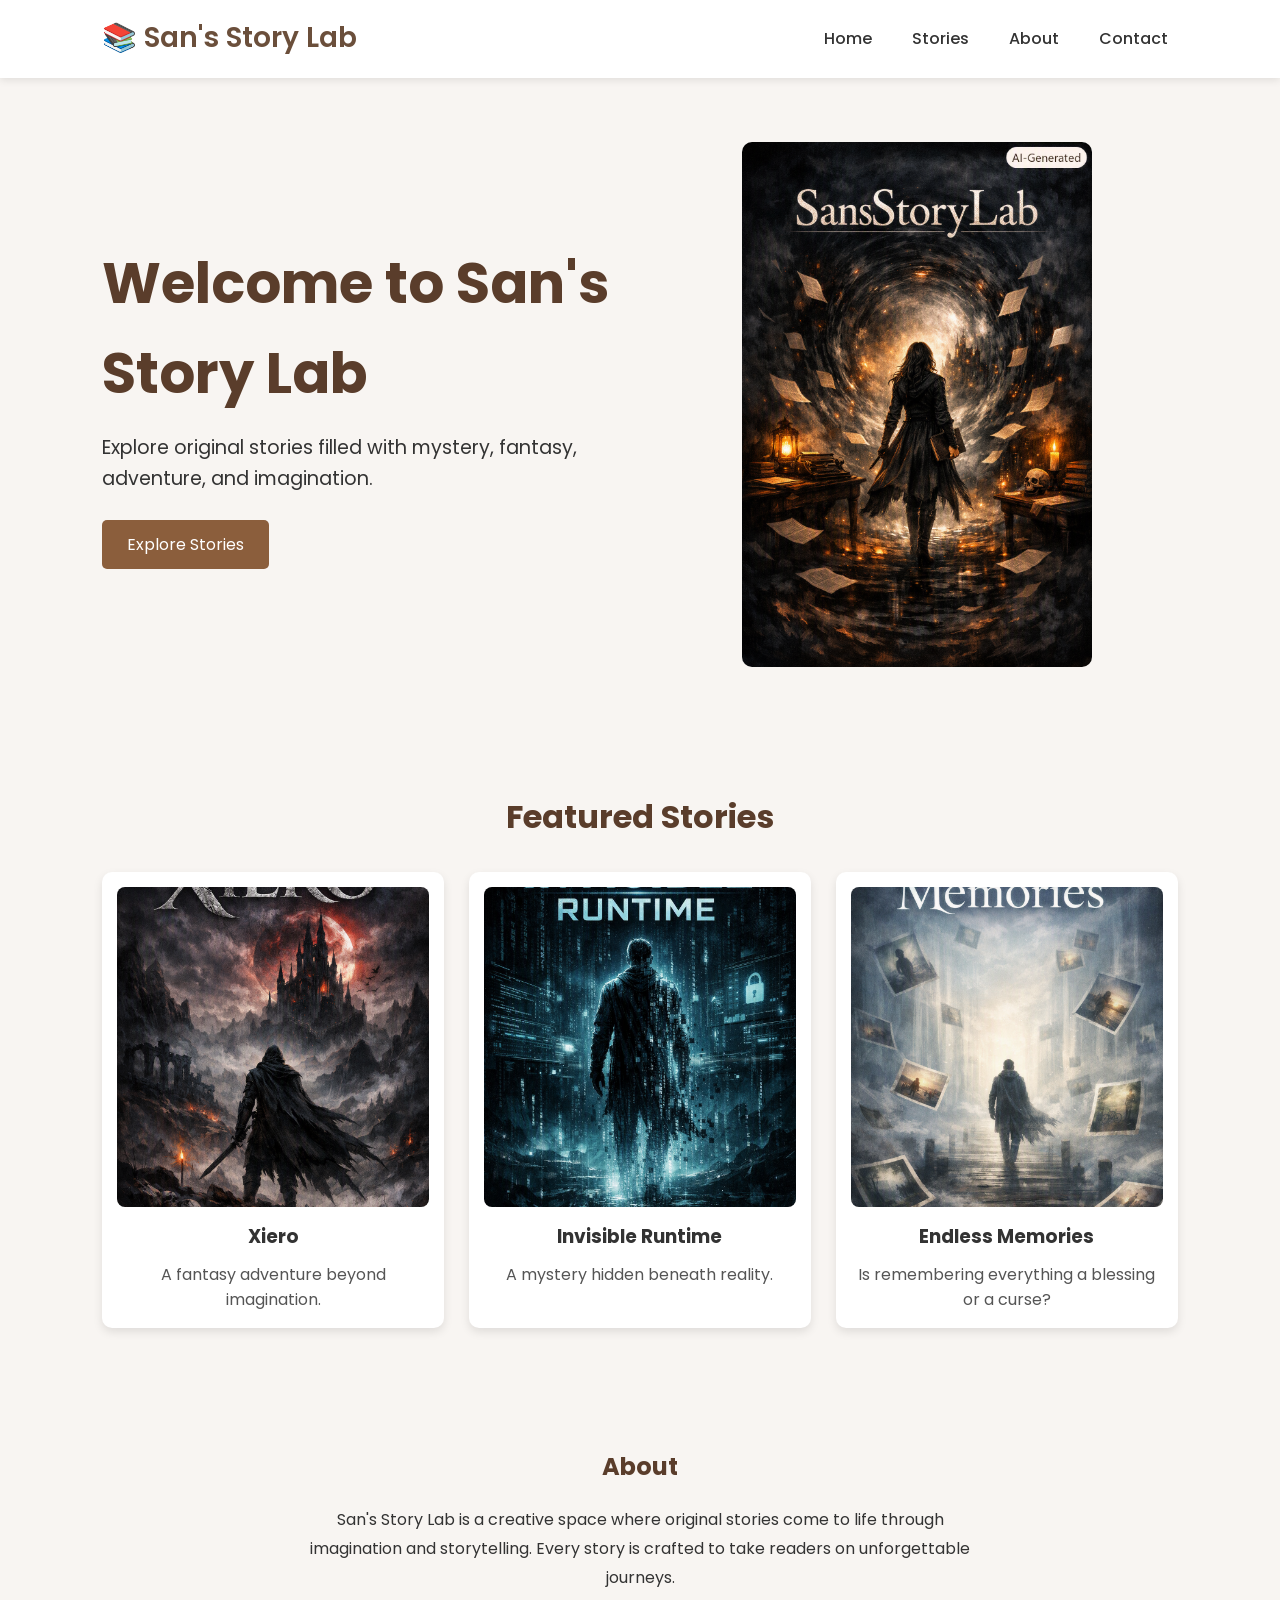
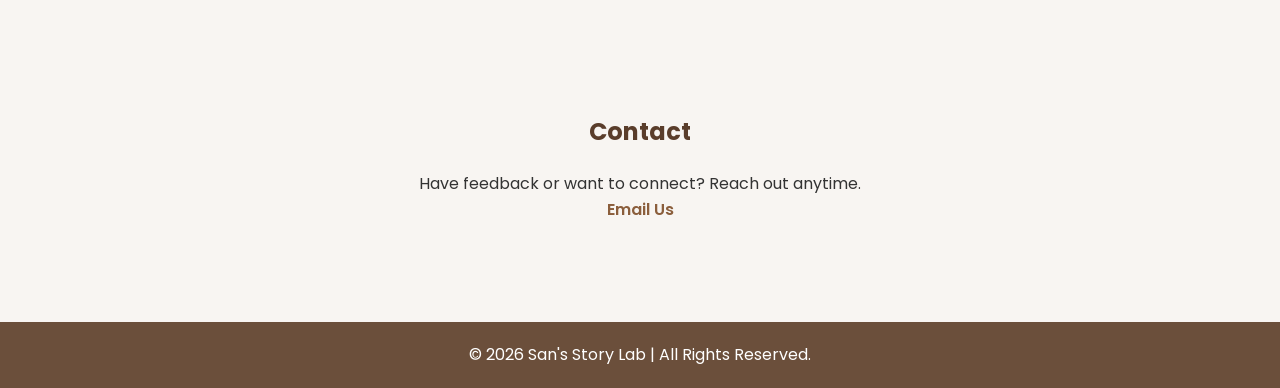
<file: index.html>
<!DOCTYPE html>
<html lang="en">

<head>
  <meta charset="UTF-8">
  <meta name="viewport" content="width=device-width, initial-scale=1.0">
  <meta name="description" content="Read original fantasy, mystery, and adventure stories by San's Story Lab.">
  <title>San's Story Lab</title>

  <link rel="stylesheet" href="style.css">
  <link href="https://fonts.googleapis.com/css2?family=Poppins:wght@300;400;600&display=swap" rel="stylesheet">
</head>

<body>
  <header>
    <div class="logo">📚 San's Story Lab</div>
    <button class="menu-toggle" aria-label="Toggle Navigation" aria-expanded="false">
      <span></span><span></span><span></span>
    </button>
    <nav aria-label="Main Navigation">
      <a href="#">Home</a>
      <a href="#stories">Stories</a>
      <a href="#about">About</a>
      <a href="#contact">Contact</a>
    </nav>
  </header>

  <main>
    <section class="hero">
      <div class="hero-text">
        <h1>Welcome to San's Story Lab</h1>
        <p>Explore original stories filled with mystery, fantasy, adventure, and imagination.</p>
        <a href="#stories" class="btn">Explore Stories</a>
      </div>
      <div class="hero-image">
        <img src="images/hero.png" alt="Illustration of books and storytelling">
      </div>
    </section>

    <section class="stories" id="stories">
      <h2>Featured Stories</h2>
      <div class="story-container">
        <div class="card">
          <img src="images/xiero.png" alt="Cover image of Xiero">
          <h3>Xiero</h3>
          <p>A fantasy adventure beyond imagination.</p>
        </div>
        <div class="card">
          <img src="images/invisibleruntime.png" alt="Cover image of Invisible Runtime">
          <h3>Invisible Runtime</h3>
          <p>A mystery hidden beneath reality.</p>
        </div>
        <div class="card">
          <img src="images/endlessmem.png" alt="Cover image of Endless Memories">
          <h3>Endless Memories</h3>
          <p>Is remembering everything a blessing or a curse?</p>
        </div>
      </div>
    </section>

    <section class="about" id="about">
      <h2>About</h2>
      <p>San's Story Lab is a creative space where original stories come to life through imagination and storytelling. Every story is crafted to take readers on unforgettable journeys.</p>
    </section>

    <section class="contact" id="contact">
      <h2>Contact</h2>
      <p>Have feedback or want to connect? Reach out anytime.</p>
      <a href="mailto:i@gmail.com">Email Us</a>
    </section>
  </main>

  <footer>
    <p>&copy; 2026 San's Story Lab | All Rights Reserved.</p>
  </footer>

  <script src="script.js"></script>
</body>
</html>
</file>
<file: style.css>
/* Reset & Base */
* {
  margin: 0;
  padding: 0;
  box-sizing: border-box;
  font-family: 'Poppins', sans-serif;
}

html {
  scroll-behavior: smooth;
}

body {
  background: #f8f5f2;
  color: #333;
  line-height: 1.6;
}

img {
  max-width: 100%;
  height: auto;
  display: block;
}

/* Header */
header {
  display: flex;
  justify-content: space-between;
  align-items: center;
  padding: 1rem 8%;
  background: #fff;
  box-shadow: 0 2px 8px rgba(0,0,0,0.1);
  position: sticky;
  top: 0;
  z-index: 1000;
}

.logo {
  font-size: 28px;
  font-weight: 600;
  color: #6b4f3b;
}

/* Hamburger Button */
.menu-toggle {
  display: none;
  background: none;
  border: none;
  cursor: pointer;
  flex-direction: column;
  justify-content: space-between;
  width: 30px;
  height: 22px;
}

.menu-toggle span {
  display: block;
  height: 3px;
  width: 100%;
  background: #6b4f3b;
  border-radius: 2px;
  transition: 0.3s;
}

/* Hamburger Animation */
.menu-toggle.active span:nth-child(1) {
  transform: rotate(45deg) translateY(8px);
}
.menu-toggle.active span:nth-child(2) {
  opacity: 0;
}
.menu-toggle.active span:nth-child(3) {
  transform: rotate(-45deg) translateY(-8px);
}

/* Navigation */
nav {
  display: flex;
  gap: 20px;
}

nav a {
  text-decoration: none;
  color: #333;
  font-weight: 500;
  padding: 10px;
  transition: 0.3s;
}

nav a:hover {
  color: #8b5e3c;
}

/* Hero */
.hero {
  display: flex;
  justify-content: space-between;
  align-items: center;
  gap: 2rem;
  padding: 4rem 8%;
  flex-wrap: wrap;
}

.hero-text {
  flex: 1;
  min-width: 300px;
}

.hero-text h1 {
  font-size: clamp(2rem, 5vw, 3.5rem);
  margin-bottom: 15px;
  color: #5a3d2b;
}

.hero-text p {
  font-size: clamp(1rem, 2vw, 1.2rem);
  margin-bottom: 25px;
}

.btn {
  display: inline-block;
  background: #8b5e3c;
  color: white;
  text-decoration: none;
  padding: 12px 25px;
  border-radius: 5px;
  transition: 0.3s;
}

.btn:hover {
  background: #6b4f3b;
}

.hero-image {
  flex: 1;
  text-align: center;
}

.hero-image img {
  width: 350px;
  margin: auto;
  border-radius: 10px;
}

/* Stories */
.stories {
  padding: 60px 8%;
  text-align: center;
}

.stories h2 {
  margin-bottom: 30px;
  font-size: 32px;
  color: #5a3d2b;
}

.story-container {
  display: grid;
  grid-template-columns: repeat(auto-fit, minmax(260px, 1fr));
  gap: 25px;
}

.card {
  background: #fff;
  padding: 15px;
  border-radius: 10px;
  box-shadow: 0 4px 10px rgba(0,0,0,0.1);
  transition: 0.3s;
}

.card:hover {
  transform: translateY(-8px);
  box-shadow: 0 10px 20px rgba(0,0,0,0.15);
}

.card img {
  width: 100%;
  height: 320px;
  object-fit: cover;
  border-radius: 8px;
}

.card h3 {
  margin: 15px 0 10px;
}

.card p {
  color: #555;
}

/* About */
.about {
  padding: 60px 10%;
  text-align: center;
}

.about h2 {
  margin-bottom: 20px;
  color: #5a3d2b;
}

.about p {
  max-width: 700px;
  margin: auto;
  line-height: 1.8;
}

/* Contact */
.contact {
  padding: 60px 10%;
  text-align: center;
}

.contact h2 {
  color: #5a3d2b;
  margin-bottom: 20px;
}

.contact a {
  color: #8b5e3c;
  text-decoration: none;
  font-weight: 600;
}

.contact a:hover {
  text-decoration: underline;
}

/* Footer */
footer {
  background: #6b4f3b;
  color: white;
  text-align: center;
  padding: 20px;
  margin-top: 40px;
}

/* Accessibility */
a:focus,
button:focus {
  outline: 3px solid #8b5e3c;
  outline-offset: 3px;
}

/* Responsive */
@media(max-width:768px) {
  header {
    flex-wrap: wrap;
  }

  .menu-toggle {
    display: flex;
  }

  nav {
    flex-direction: column;
    width: 100%;
    text-align: center;
    margin-top: 15px;
    max-height: 0;
    overflow: hidden;
    transition: max-height 0.3s ease;
  }

  nav.active {
    max-height: 300px;
  }

  nav a {
    padding: 12px;
  }

  .hero {
    flex-direction: column;
    text-align: center;
  }

  .hero-image img {
    width: 280px;
  }
}
</file>
